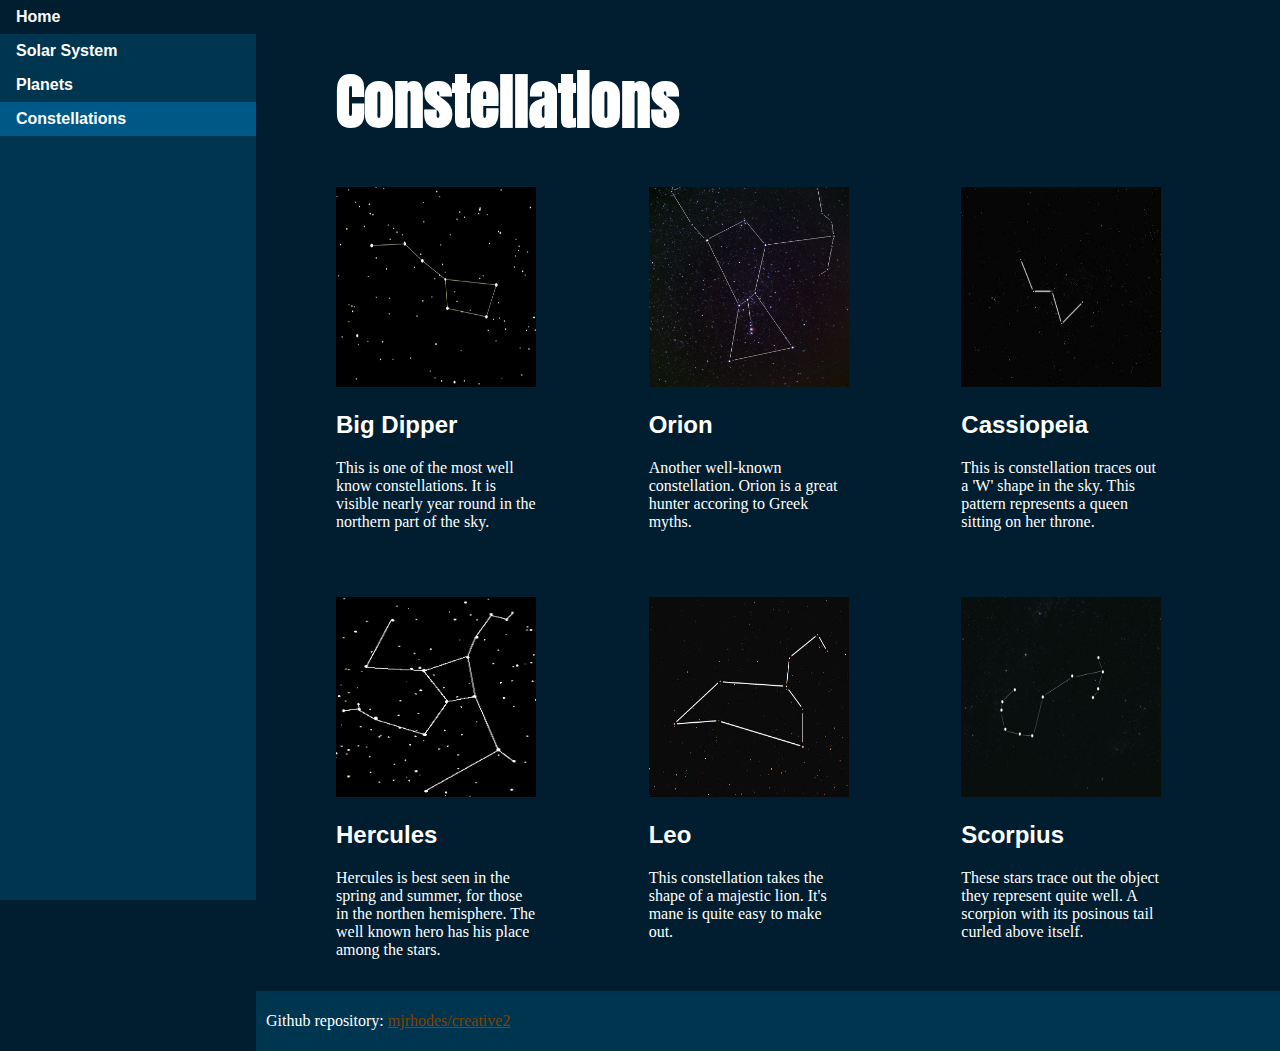
<file: pages/const.html>
<!DOCTYPE html>
<html>
  <head>
    <title>Constellations</title>
    <link rel="stylesheet" href="../styles/style.css">
    <link href="https://fonts.googleapis.com/css?family=Anton" rel="stylesheet">
  </head>
  <body>
    
    <ul class="nav">
      <li><a href="../index.html">Home</a></li>
      <li><a href="ss.html">Solar System</a></li>
      <li><a href="planets.html">Planets</a></li>
      <li><a class="active" href="const.html">Constellations</a></li>
    </ul>

    <div class="container">
      <h1>Constellations</h1>
      <div class="grid">
	<div class="card">
	  <img src="../pics/bigDipper.jpg"/>
	  <h2>Big Dipper</h2>
	  <p>This is one of the most well know constellations. It is visible nearly year round in the northern part of the sky.</p>
	</div>

	<div class="card">
	  <img src="../pics/orion.jpg"/>
	  <h2>Orion</h2>
	  <p>Another well-known constellation. Orion is a great hunter accoring to Greek myths.</p>
	</div>

	<div class="card">
	  <img src="../pics/cassiopeia.jpg"/>
	  <h2>Cassiopeia</h2>
	  <p>This is constellation traces out a 'W' shape in the sky. This pattern represents a queen sitting on her throne.</p>
	</div>

	<div class="card">
	  <img src="../pics/hercules.gif"/>
	  <h2>Hercules</h2>
	  <p>Hercules is best seen in the spring and summer, for those in the northen hemisphere. The well known hero has his place among the stars.</p>
	</div>

	<div class="card">
	  <img src="../pics/leo.jpg"/>
	  <h2>Leo</h2>
	  <p>This constellation takes the shape of a majestic lion. It's mane is quite easy to make out.</p>
	</div>

	<div class="card">
	  <img src="../pics/scorpius.jpg"/>
	  <h2>Scorpius</h2>
	  <p>These stars trace out the object they represent quite well. A scorpion with its posinous tail curled above itself.</p>
	</div>
      </div>
    </div>

    <div class="footer">
      <p>Github repository: <a href="https://github.com/mjrhodes/creative2.git">mjrhodes/creative2</a></p>
    </div>
    
  </body>
</html>
</file>
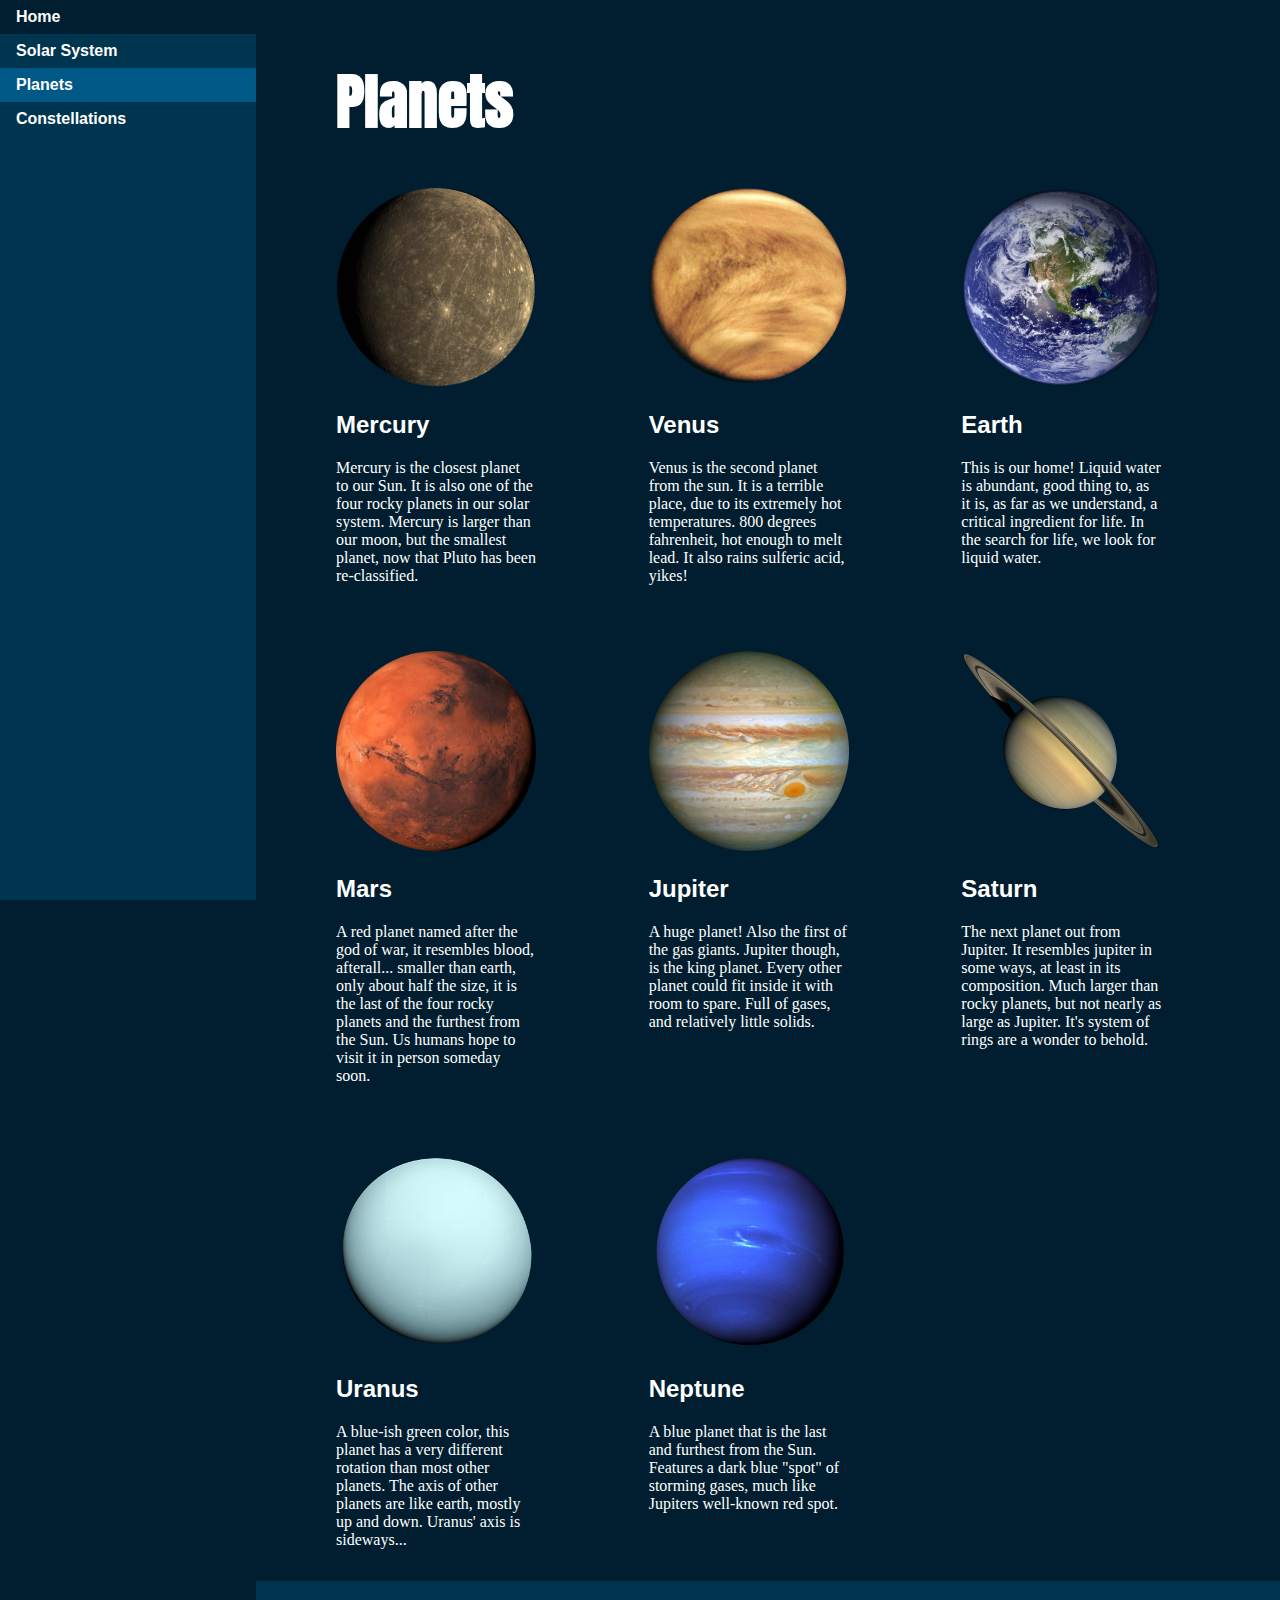
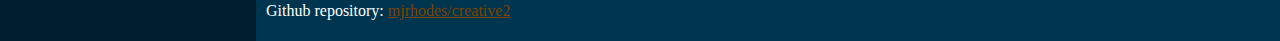
<file: pages/planets.html>
<!DOCTYPE html>
<html>
  <head>
    <title>Planets</title>
    <link rel="stylesheet" href="../styles/style.css">
    <link href="https://fonts.googleapis.com/css?family=Anton" rel="stylesheet">
  </head>
  <body>
    
    <ul class="nav">
      <li><a href="../index.html">Home</a></li>
      <li><a href="ss.html">Solar System</a></li>
      <li><a class="active" href="planets.html">Planets</a></li>
      <li><a href="const.html">Constellations</a></li>
    </ul>

    <div class="container">
      <h1>Planets</h1>
      <div class="grid">
	
	<div class="card">
	  <img src="../pics/Mercury.png"/>
	  <h2>Mercury</h2>
	  <p>Mercury is the closest planet to our Sun. It is also one of the four rocky planets in our solar system. Mercury is larger than our moon, but the smallest planet, now that Pluto has been re-classified.</p>
	</div>

	<div class="card">
	  <img src="../pics/Venus.gif"/>
	  <h2>Venus</h2>
	  <p>Venus is the second planet from the sun. It is a terrible place, due to its extremely hot temperatures. 800 degrees fahrenheit, hot enough to melt lead. It also rains sulferic acid, yikes!</p>
	</div>

	<div class="card">
	  <img src="../pics/Earth.png"/>
	  <h2>Earth</h2>
	  <p>This is our home! Liquid water is abundant, good thing to, as it is, as far as we understand, a critical ingredient for life. In the search for life, we look for liquid water.</p>
	</div>

	<div class="card">
	  <img src="../pics/Mars.png"/>
	  <h2>Mars</h2>
	  <p>A red planet named after the god of war, it resembles blood, afterall... smaller than earth, only about half the size, it is the last of the four rocky planets and the furthest from the Sun. Us humans hope to visit it in person someday soon.</p>
	</div>

	<div class="card">
	  <img src="../pics/Jupiter.png"/>
	  <h2>Jupiter</h2>
	  <p>A huge planet! Also the first of the gas giants. Jupiter though, is the king planet. Every other planet could fit inside it with room to spare. Full of gases, and relatively little solids.</p>
	</div>

	<div class="card">
	  <img src="../pics/Saturn.png"/>
	  <h2>Saturn</h2>
	  <p>The next planet out from Jupiter. It resembles jupiter in some ways, at least in its composition. Much larger than rocky planets, but not nearly as large as Jupiter. It's system of rings are a wonder to behold.</p>
	</div>

	<div class="card">
	  <img src="../pics/Uranus.png"/>
	  <h2>Uranus</h2>
	  <p>A blue-ish green color, this planet has a very different rotation than most other planets. The axis of other planets are like earth, mostly up and down. Uranus' axis is sideways...</p>
	</div>

	<div class="card">
	  <img src="../pics/Neptune.png"/>
	  <h2>Neptune</h2>
	  <p>A blue planet that is the last and furthest from the Sun. Features a dark blue "spot" of storming gases, much like Jupiters well-known red spot.</p>
	</div>
	
      </div>
    </div>

    <div class="footer">
      <p>Github repository: <a href="https://github.com/mjrhodes/creative2.git">mjrhodes/creative2</a></p>
    </div>
    
  </body>
</html>
</file>
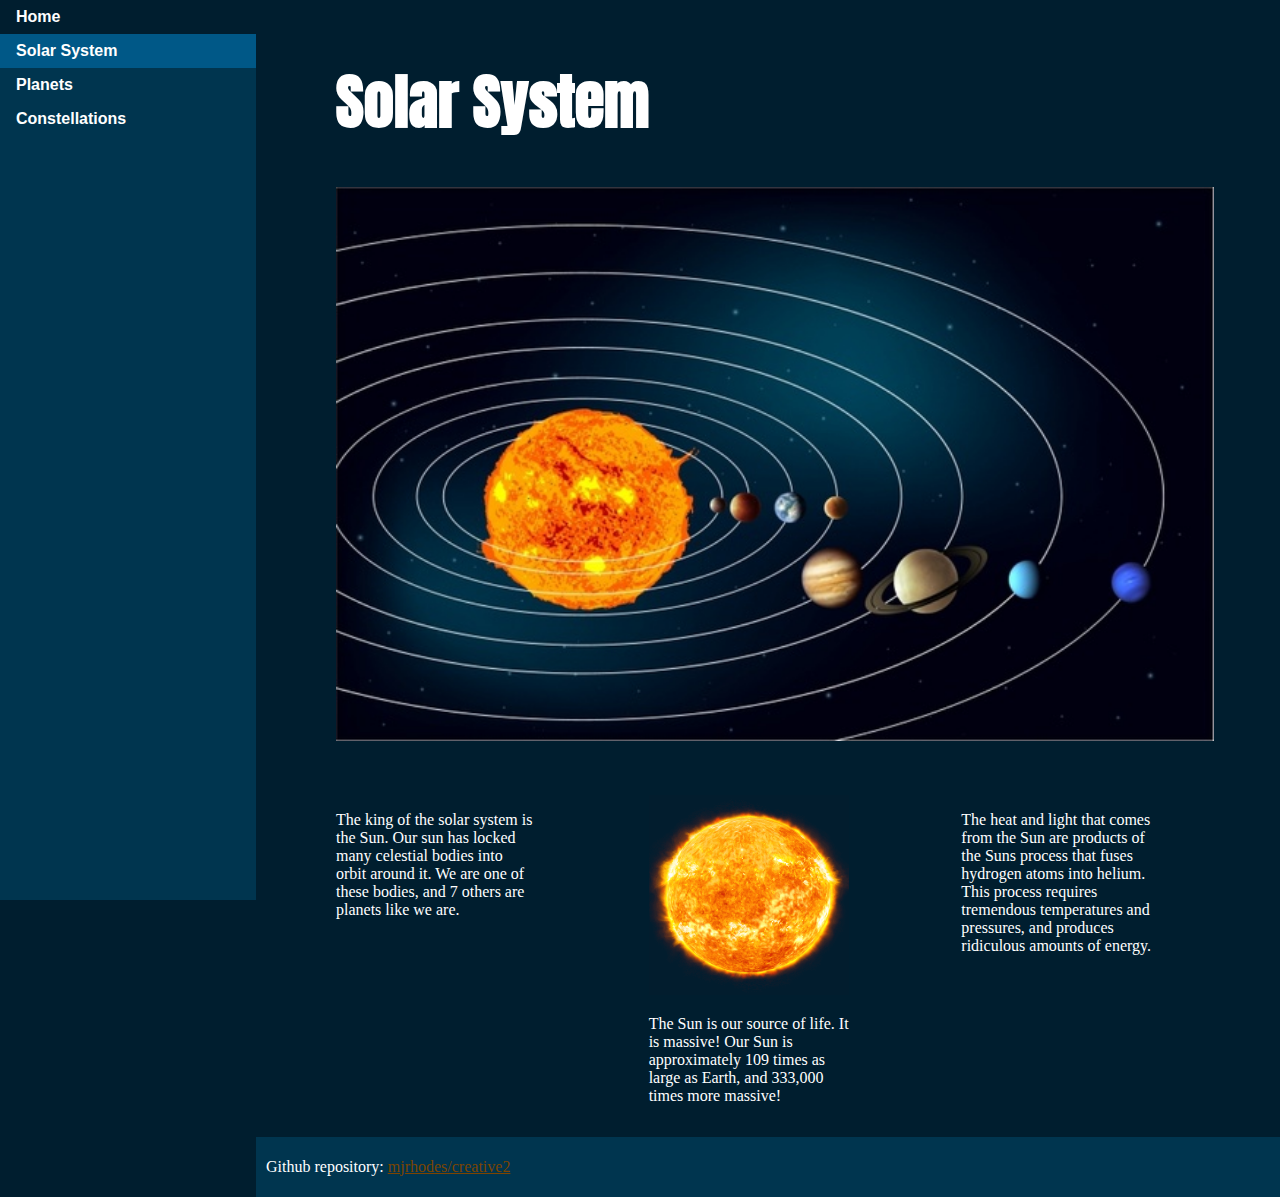
<file: pages/ss.html>
<!DOCTYPE html>
<html>
  <head>
    <title>Solar System</title>
    <link rel="stylesheet" href="../styles/style.css">
    <link href="https://fonts.googleapis.com/css?family=Anton" rel="stylesheet">    
  </head>
  <body>
    
    <ul class="nav">
      <li><a href="../index.html">Home</a></li>
      <li><a class="active" href="ss.html">Solar System</a></li>
      <li><a href="planets.html">Planets</a></li>
      <li><a href="const.html">Constellations</a></li>
    </ul>

    <div class="container">
      <h1>Solar System</h1>
      <div class="solarSystem">
	<img src="../pics/solarSystem.jpg"/>
      </div>
      
      <div class="grid">
	<div class="card">
	  <p>The king of the solar system is the Sun. Our sun has locked many celestial bodies into orbit around it. We are one of these bodies, and 7 others are planets like we are.</p>
	</div>
	
	<div class="card">
	  <img src="../pics/sun.png"/>
	  <p>The Sun is our source of life. It is massive! Our Sun is approximately 109 times as large as Earth, and 333,000 times more massive!</p>
	</div>
	
	<div class="card">
	  <p>The heat and light that comes from the Sun are products of the Suns process that fuses hydrogen atoms into helium. This process requires tremendous temperatures and pressures, and produces ridiculous amounts of energy.</p>
	</div>
      </div>
    </div>

    <div class="footer">
      <p>Github repository: <a href="https://github.com/mjrhodes/creative2.git">mjrhodes/creative2</a></p>
    </div>
    
  </body>
</html>
</file>
<file: styles/style.css>
body {
    margin: 0;
    background-color: #001E2F;
    color: White;
}

h1 {
    font-family: 'Anton', sans-serif;
    font-size: 60px;
}

h2 {
    font-family: 'Arial', sans-serif;
    font-size: 24px;
}

a:link {
    color: #7C4400;
}

a:visited {
    color: #7C4400;
}

.picOfTheDay {
    margin-top: 50px;
}

.picOfTheDay img {
    width: 100%;
}

.nav {
    list-style-type: none;
    margin: 0;
    padding: 0;
    width: 20%;
    background-color: #00354F;
    position: fixed;
    height: 100%;
    overflow: auto;
    font-family: Arial;
    font-weight: bold;
}

.nav li a {
    display: block;
    color: white;
    padding: 8px 16px;
    text-decoration: none;
}

.nav li a.active {
    background-color: #005887;
}

.nav li a:hover:not(.active) {
    background-color: #001E2F;
}

.container {
    margin-left: 25%;
    padding:16px;
}

.footer {
    margin-left: 20%;
    background-color: #00354F;
    padding: 5px 10px;
}

.card {
    width: 200px;
}

.card img {
    height: 200px;
}

.grid {
    display: grid;
    grid-template-columns: 1fr 1fr 1fr;
    grid-column-gap: 10px;
    grid-row-gap: 50px;
}

.card img {
    width: 100%;
}

.solarSystem {
    text-align: center;
    margin-bottom: 50px;
    padding-right: 50px;
}

.solarSystem img {
    width: 100%;
}

form {
    /* Just to center the form on the page */
    margin: 0 auto;
    width: 400px;
    /* To see the outline of the form */
    padding: 1em;
}

form div + div {
    margin-top: 1em;
}

label {
    /* To make sure that all labels have the same size and are properly aligned */
    display: inline-block;
    width: 300px;
}

input, textarea {
    /* To make sure that all text fields have the same font settings
     By default, textareas have a monospace font */
    font: 1em sans-serif;

    /* To give the same size to all text fields */
    width: 300px;
    box-sizing: border-box;

    /* To harmonize the look & feel of text field border */
    border: 1px solid #999;
}

input:focus, textarea:focus {
    /* To give a little highlight on active elements */
    border-color: #000;
}

textarea {
    /* To properly align multiline text fields with their labels */
    vertical-align: top;

    /* To give enough room to type some text */
    height: 5em;
}

.button {
    /* To position the buttons to the same position of the text fields */
    padding-left: 90px; /* same size as the label elements */
}

button {
    /* This extra margin represent roughly the same space as the space
     between the labels and their text fields */
    margin-left: .5em;
}
</file>
